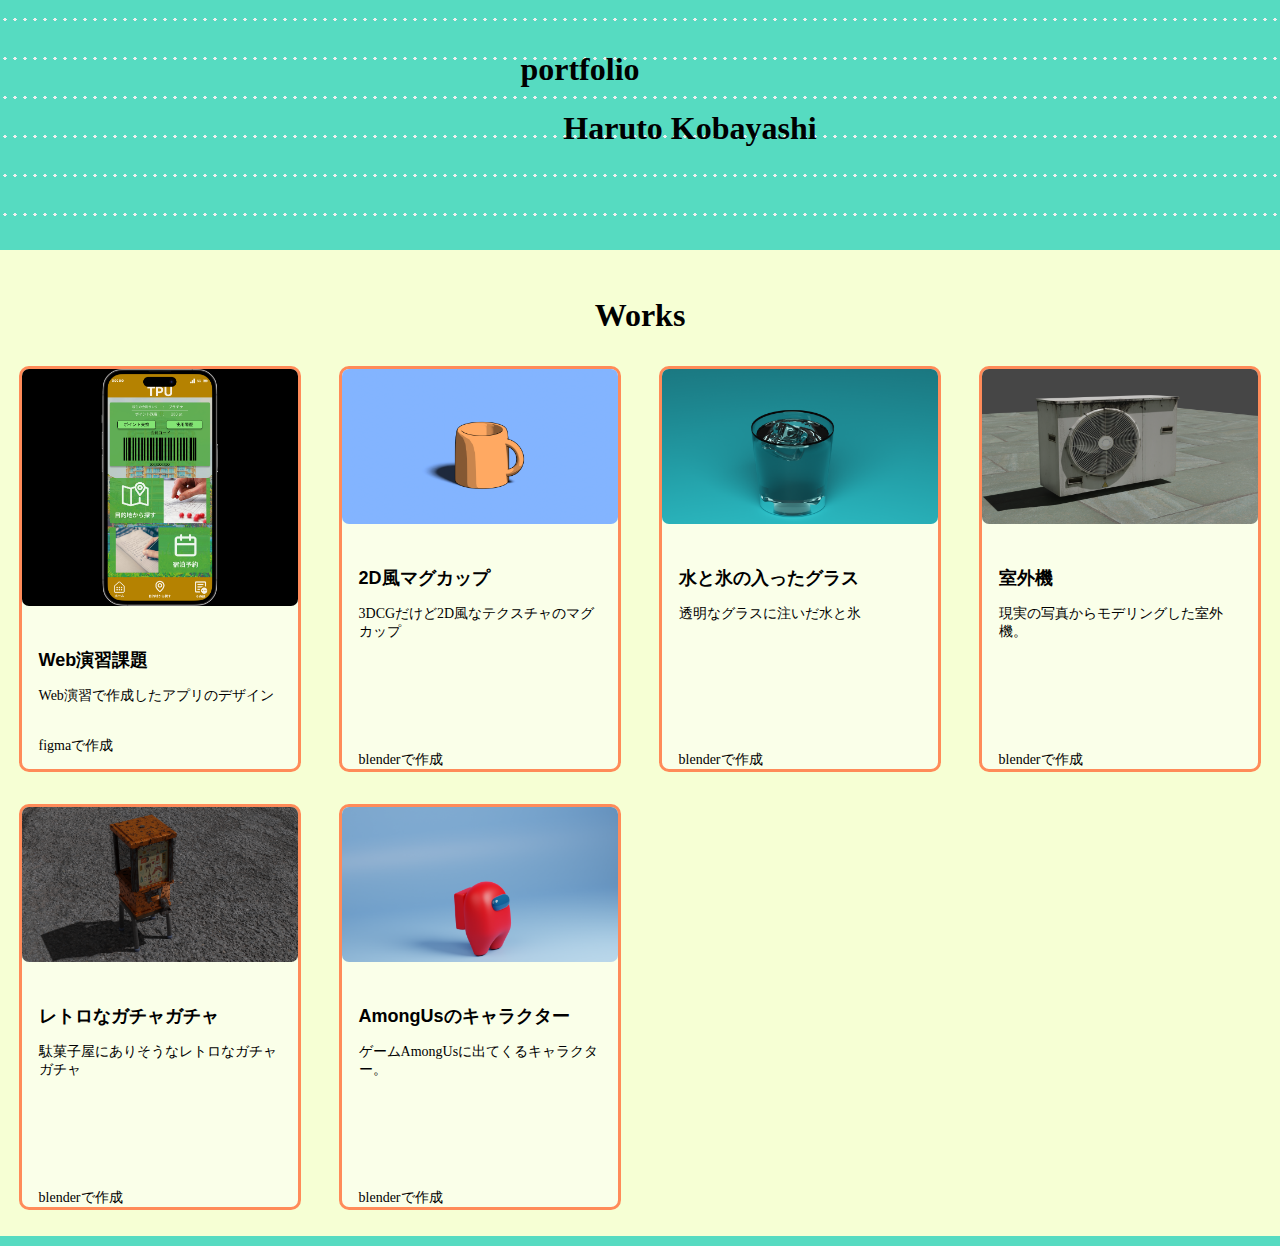
<file: index.html>
<!DOCTYPE html>
<html>
<head>
  <meta charset="UTF-8">
  <title>ポートフォリオ</title>
  <link rel="stylesheet" href="style.css">
</head>
<body>
    <div class="wrap">
  <header>

  </header>

  <section id="about">
    <div class="introduce">
        <h1 class="portfolio">portfolio</h1>
        <h1 class="name">Haruto Kobayashi</h1>
        <!-- <p>東京工芸大学　芸術学部　インタラクション学科</p>
        <p>i2224020 小林遼采</p> -->
    </div>
  </section>

  <section id="projects">
    <h2>Works</h2>
    <div class="project-grid">
      <div class="project">
        <a href="https://www.figma.com/proto/Ke7OjvmhRuoiYu8k7IQnKL/vol5?type=design&node-id=15-1367&t=HXC9H1Xyw8A3plYh-1&scaling=scale-down&page-id=0%3A1&starting-point-node-id=15%3A1367&mode=design">
            <img src="figma.png" alt="Project 1">
        </a>
            <div class="project-description">
                <h3>Web演習課題</h3>
                <p>Web演習で作成したアプリのデザイン</p><br>
                <p>figmaで作成</p>
            </div>
      </div>

      <div class="project">
        <a href="project2.html">
            <img src="cup.png" alt="Project 1">
        </a>
            <div class="project-description">
                <h3>2D風マグカップ</h3>
                <p>3DCGだけど2D風なテクスチャのマグカップ</p>
                <p class="ps">blenderで作成</p>
            </div>
      </div>

      <div class="project">
        <a href="project3.html">
            <img src="water_glass.png" alt="Project 1">
        </a>
            <div class="project-description">
                <h3>水と氷の入ったグラス</h3>
                <p>透明なグラスに注いだ水と氷</p>
                <p class="ps">blenderで作成</p>
            </div>
      </div>

      <div class="project">
        <a href="project4.html">
            <img src="outdoorunit.png" alt="Project 1">
        </a>
            <div class="project-description">
                <h3>室外機</h3>
                <p>現実の写真からモデリングした室外機。</p>
                <p class="ps">blenderで作成</p>
            </div>
      </div>

      <div class="project">
        <a href="project5.html">
            <img src="retorogachapon.png" alt="Project 2">
        </a>
            <div class="project-description">
                <h3>レトロなガチャガチャ</h3>
                <p>駄菓子屋にありそうなレトロなガチャガチャ</p>
                <p class="ps">blenderで作成</p>
            </div>
      </div>

      <div class="project">
        <a href="project6.html">
            <img src="amongus.png" alt="Project 1">
        </a>
            <div class="project-description">
                <h3>AmongUsのキャラクター</h3>
                <p>ゲームAmongUsに出てくるキャラクター。</p>
                <p class="ps">blenderで作成</p>
            </div>
      </div>
      <!-- 追加のプロジェクトをここに追記 -->
    </div>
  </section>

  <footer>
  </footer>
</div>
</body>
</html>
</file>
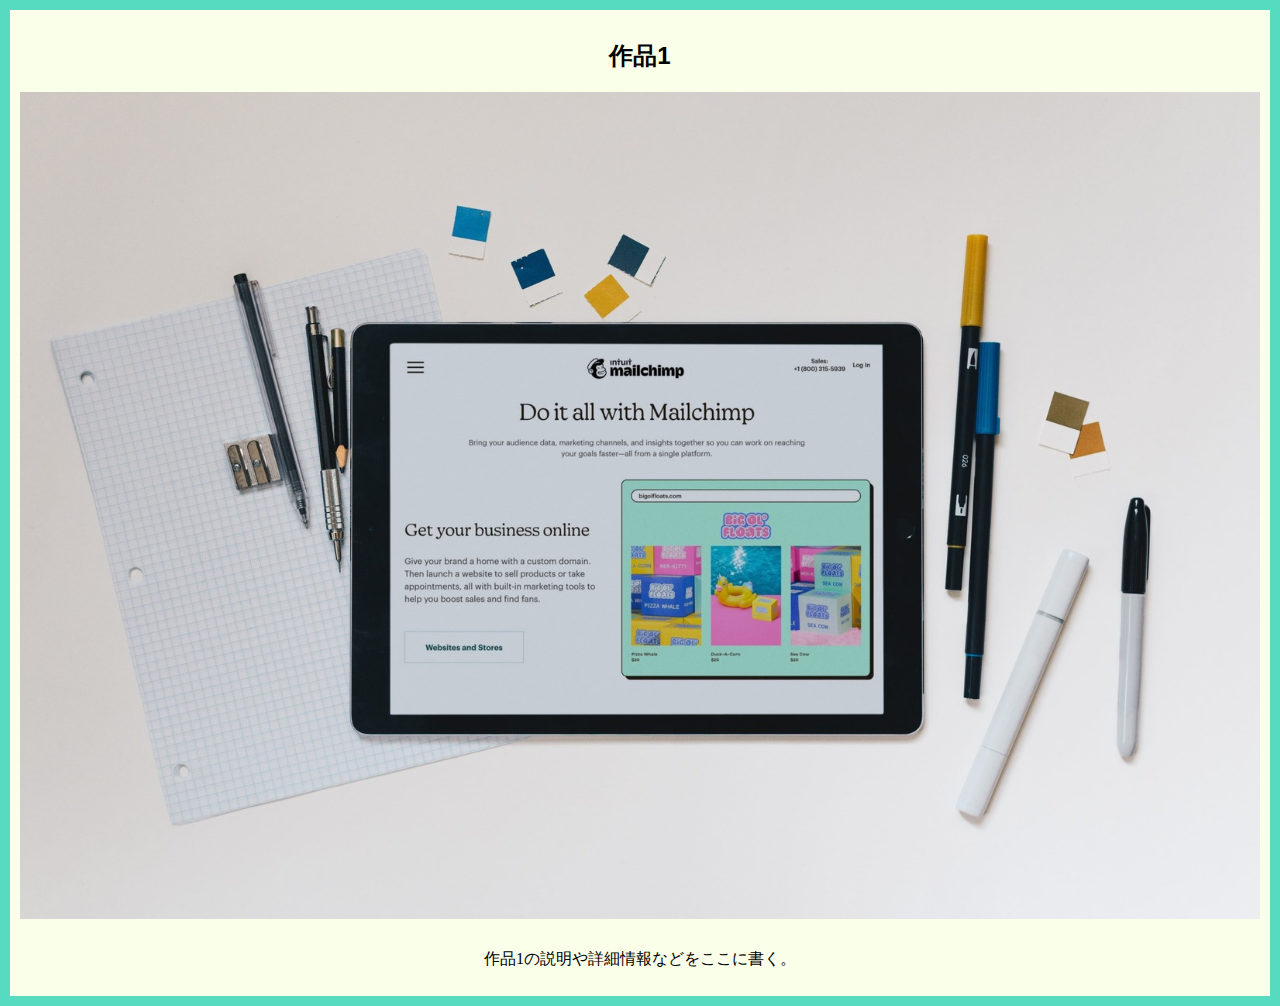
<file: project1.html>
<!DOCTYPE html>
<html>
<head>
  <title>作品紹介</title>
  <link rel="stylesheet" type="text/css" href="project.css">
</head>
<body>

  <section>
    <h2>作品1</h2>
    <div class="artwork">
      <!-- 作品1の画像 -->
      <img src="photo.jpg" alt="作品1">
      <!-- 作品1の説明 -->
      <p>作品1の説明や詳細情報などをここに書く。</p>
    </div>
  </section>

</body>
</html>
</file>
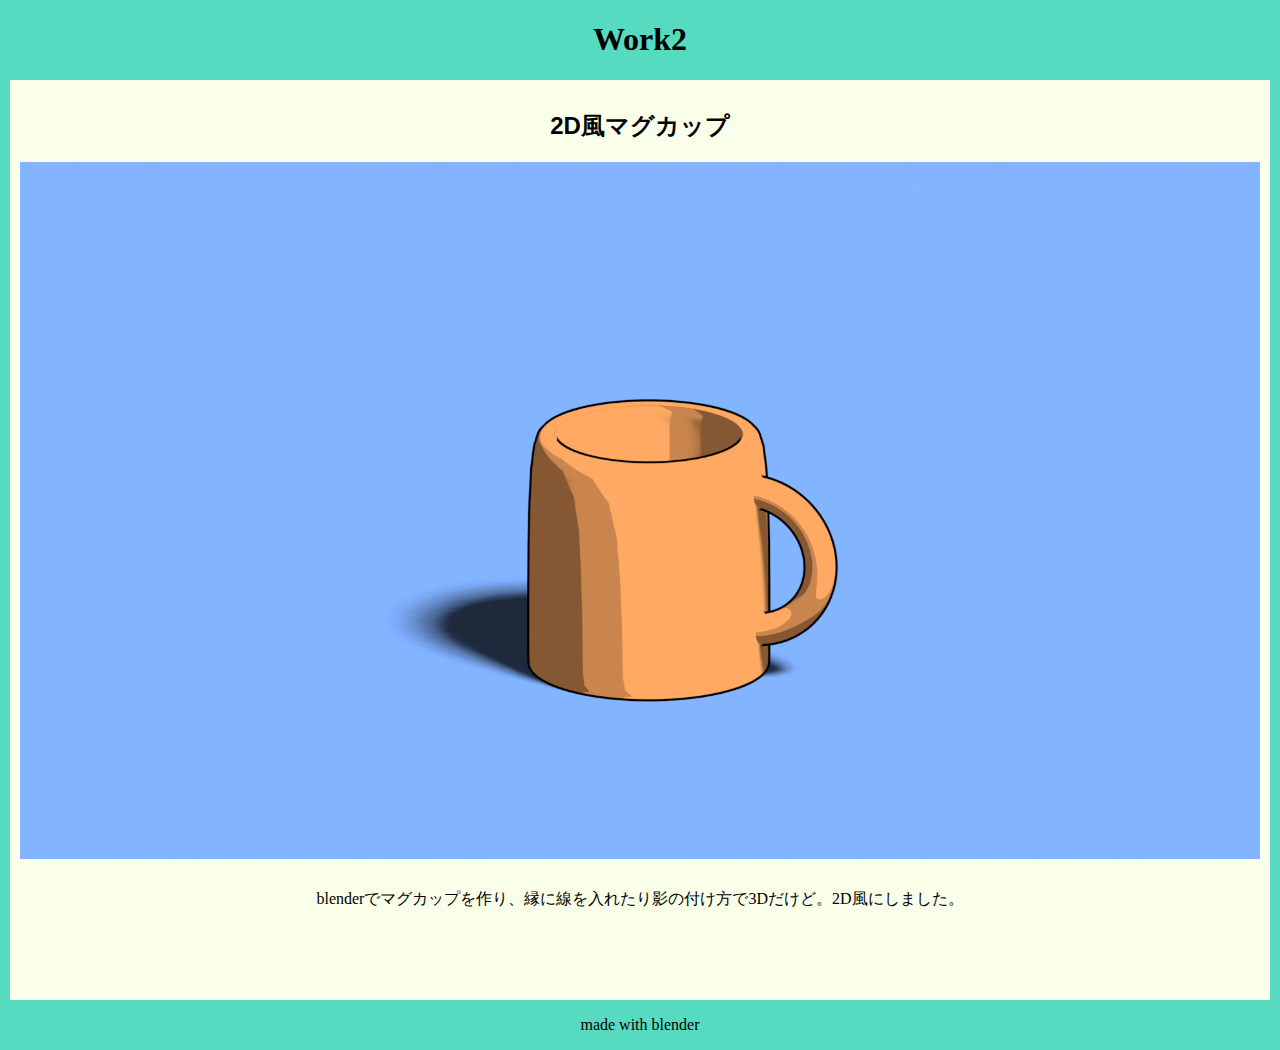
<file: project2.html>
<!DOCTYPE html>
<html>
<head>
  <title>Work2
  </title>
  <link rel="stylesheet" type="text/css" href="project.css">
</head>
<body>
  <header>
    <h1>Work2</h1>
  </header>

  <section>
    <h2>2D風マグカップ</h2>
    <div class="artwork">
      <!-- 作品1の画像 -->
      <img src="cup.png" alt="作品1">
      <!-- 作品1の説明 -->
      <p>blenderでマグカップを作り、縁に線を入れたり影の付け方で3Dだけど。2D風にしました。</p>
    </div>
  </section>

  <footer>
    <p>made with blender</p>
  </footer>
</body>
</html>
</file>
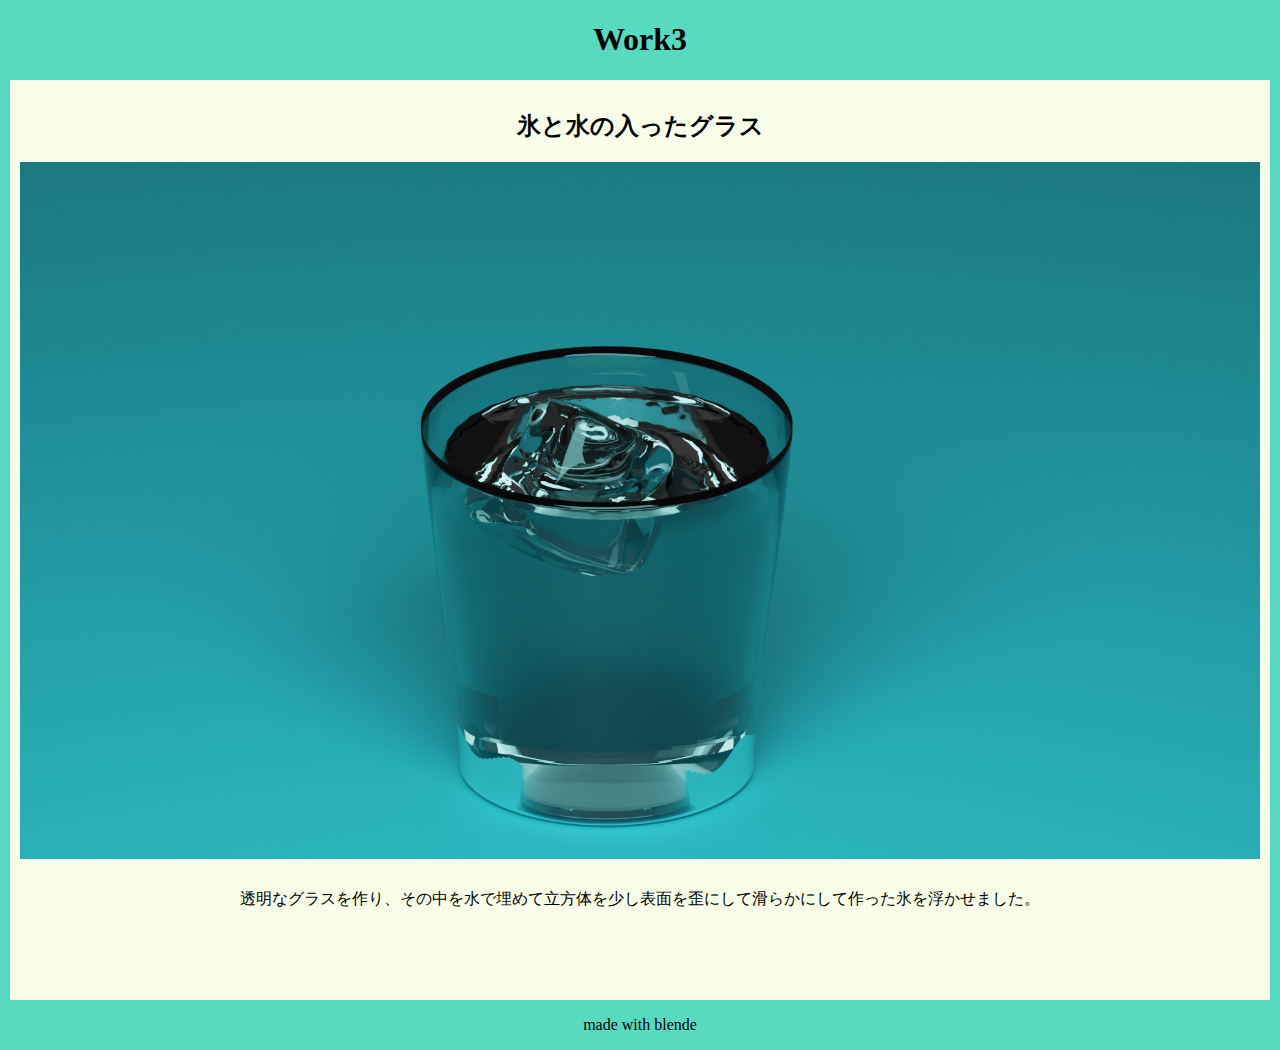
<file: project3.html>
<!DOCTYPE html>
<html>
<head>
  <title>work3</title>
  <link rel="stylesheet" type="text/css" href="project.css">
</head>
<body>
  <header>
    <h1>Work3</h1>
  </header>

  <section>
    <h2>氷と水の入ったグラス</h2>
    <div class="artwork">
      <!-- 作品1の画像 -->
      <img src="water_glass.png" alt="作品1">
      <!-- 作品1の説明 -->
      <p>透明なグラスを作り、その中を水で埋めて立方体を少し表面を歪にして滑らかにして作った氷を浮かせました。</p>
    </div>
  </section>

  <footer>
    <p>made with blende</p>
  </footer>
</body>
</html>
</file>
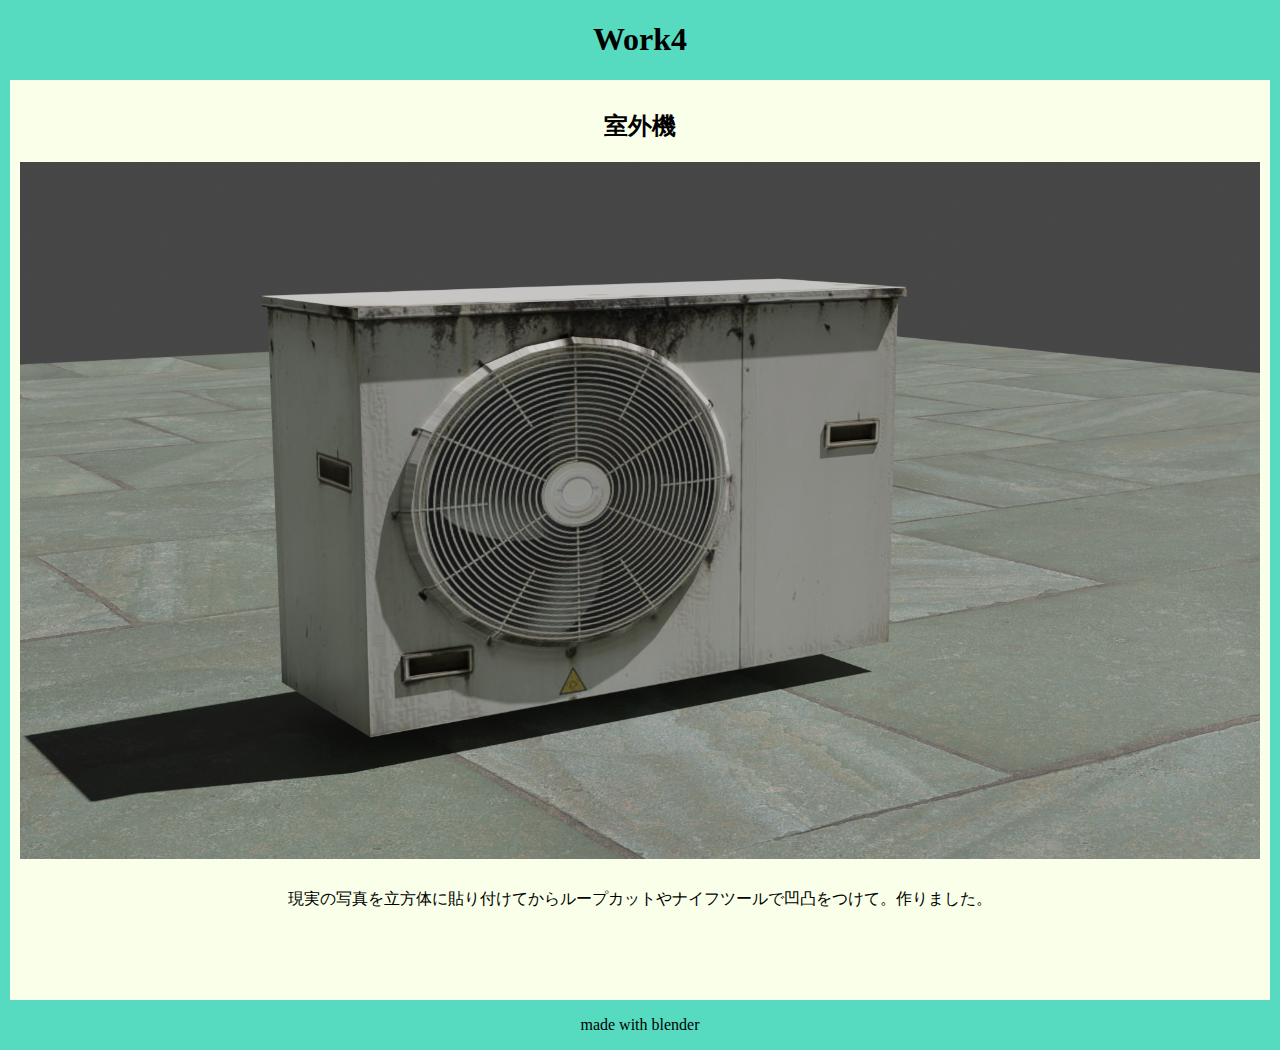
<file: project4.html>
<!DOCTYPE html>
<html>
<head>
  <title>Work4</title>
  <link rel="stylesheet" type="text/css" href="project.css">
</head>
<body>
  <header>
    <h1>Work4</h1>
  </header>

  <section>
    <h2>室外機</h2>
    <div class="artwork">
      <!-- 作品1の画像 -->
      <img src="outdoorunit.png" alt="作品1">
      <!-- 作品1の説明 -->
      <p>現実の写真を立方体に貼り付けてからループカットやナイフツールで凹凸をつけて。作りました。</p>
    </div>
  </section>

  <footer>
    <p>made with blender</p>
  </footer>
</body>
</html>
</file>
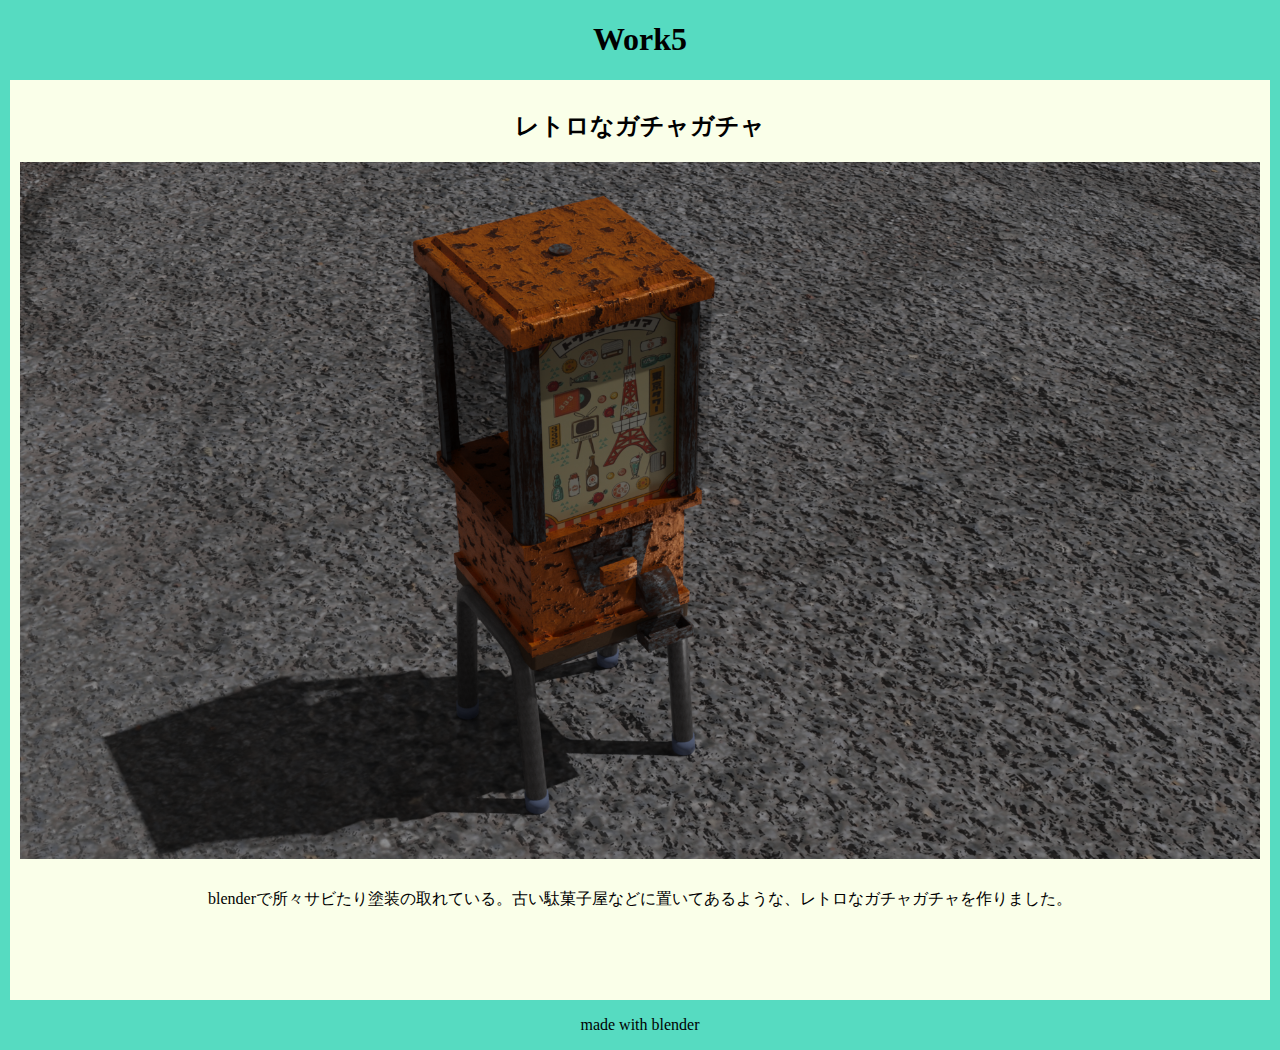
<file: project5.html>
<!DOCTYPE html>
<html>
<head>
  <title>Work5</title>
  <link rel="stylesheet" type="text/css" href="project.css">
</head>
<body>
  <header>
    <h1>Work5</h1>
  </header>

  <section>
    <h2>レトロなガチャガチャ</h2>
    <div class="artwork">
      <!-- 作品1の画像 -->
      <img src="retorogachapon.png" alt="作品1">
      <!-- 作品1の説明 -->
      <p>blenderで所々サビたり塗装の取れている。古い駄菓子屋などに置いてあるような、レトロなガチャガチャを作りました。</p>
    </div>
  </section>

  <footer>
    <p> made with blender </p>
  </footer>
</body>
</html>
</file>
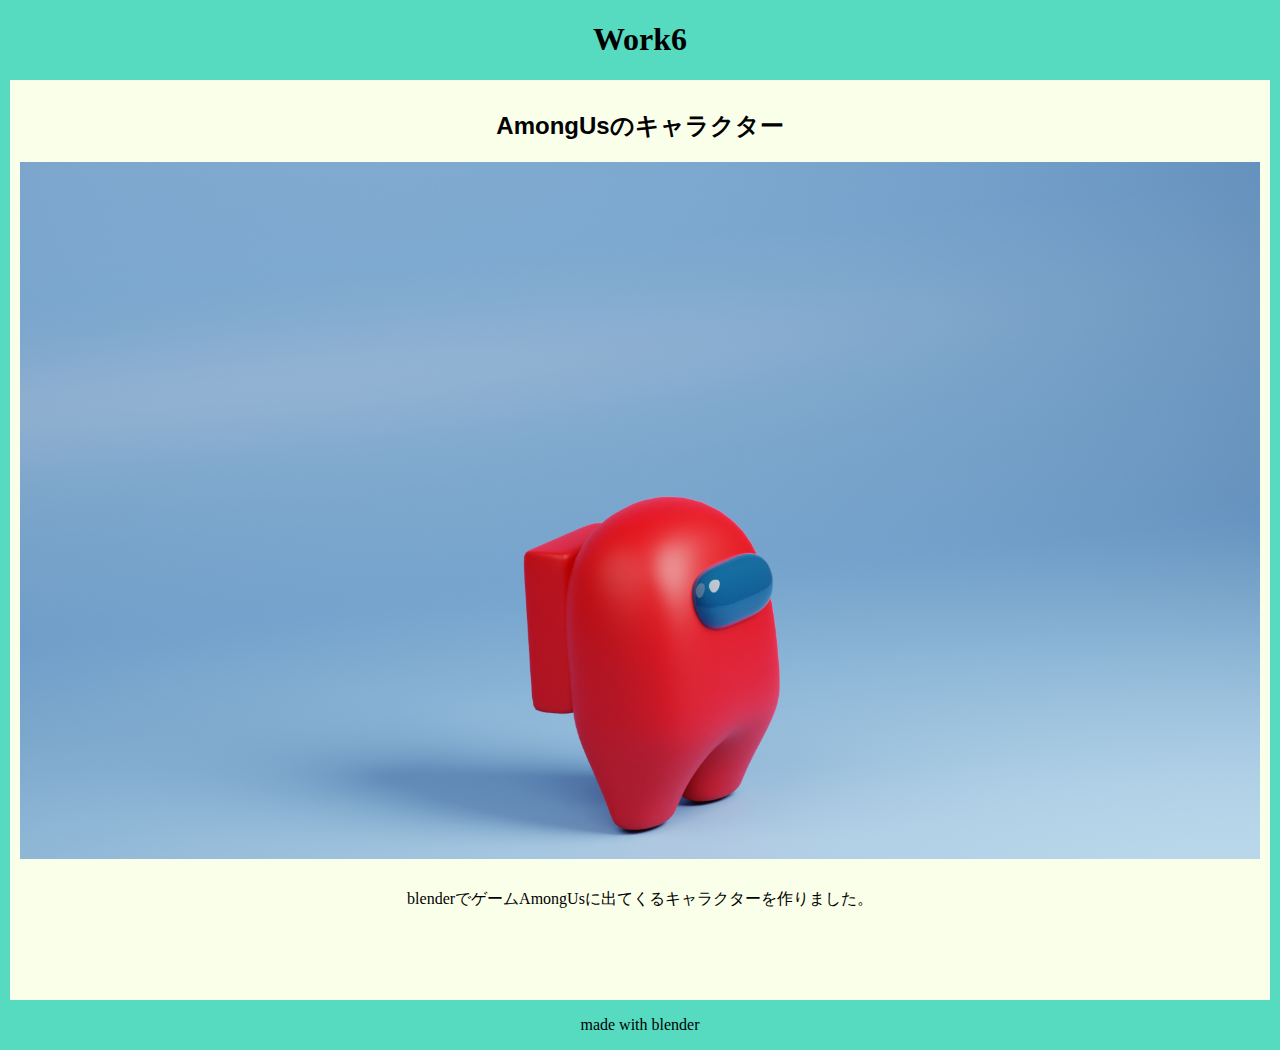
<file: project6.html>
<!DOCTYPE html>
<html>
<head>
  <title>Work6</title>
  <link rel="stylesheet" type="text/css" href="project.css">
</head>
<body>
  <header>
    <h1>Work6</h1>
  </header>

  <section>
    <h2>AmongUsのキャラクター</h2>
    <div class="artwork">
      <!-- 作品1の画像 -->
      <img src="amongus.png" alt="作品1">
      <!-- 作品1の説明 -->
      <p>blenderでゲームAmongUsに出てくるキャラクターを作りました。</p>
    </div>
  </section>

  <footer>
    <p>made with blender</p>
  </footer>
</body>
</html>
</file>
<file: style.css>
body {
    background-color: #56dbc1;
  font-family: Arial, sans-serif;
  margin: 10px;
  padding: 0;

  background-image: radial-gradient(circle, #efefef 8%, transparent 0);   
  background-size: 10px 39px;
}


.wrap {
  min-height: 100vh; 
  display: flex;
  justify-content: center; 
  align-items: center; 
  flex-direction: column; 
  position: relative;
  box-sizing: border-box;
}
/* header {
  background-color: #ff6839;
  padding: 10px;
  min-width: 100%;
} */

section {
  padding: 20px;
}

/* footer {
    width: 100%;
    background-color: #ff6839;
    padding: 10px;
    position: absolute;
    bottom: 0;
} */

.introduce{
    text-align: center
}

.project {
   background-color: #faffe9;
    display: flex;
    margin-bottom: 20px;
    flex-direction: column;
    flex-basis: 29.33%;
    margin: 2% 3% 2% 3%;
    border:3px #ff8b59 solid;
    display: flex;
    position: relative;
    transition: transform 0.3s, box-shadow 0.3s;
    border-radius: 10px;
    min-height: 400px;
  }
  
  .project img {
    object-fit: cover;
    margin-right: 10px;
    width: 100%;
    height: auto;
    object-fit: cover;
    margin-bottom: 10px;
    border-radius: 7px;
  }
  
  .project-description {
    flex: 1;
    margin: 4% 6%;
    line-height: 1.3;
    font-size: 14px;
  }
  
  .project-description h3 {
    font-size: 18px;
    margin-bottom: 10px;
  }
  
  .project-description p {
    font-size: 14px;
    margin-bottom: 0;
  }

  .project-grid {
    display: grid;
    grid-template-columns: repeat(auto-fit, minmax(250px, 1fr));
    grid-gap: 20px;
  }

  #projects {
    background-color: #f6ffd4;
    flex-wrap: wrap;
    min-height: 100vh;
    min-width: 100%;
  }

  .project:hover {
    transform: translateY(-5px);
    box-shadow: 0 8px 16px rgba(0, 0, 0, 0.2);
  }

  .portfolio{
    padding-right: 120px;
  }

  .name{
    padding-left: 100px;
  }

  h1 {
    text-align: center;
    font-family: "ヒラギノ明朝 ProN";
    font-weight: bold;
    font-size: xx-large;
  }

  h2 {
    text-align: center;
    font-family: "ヒラギノ明朝 ProN";
    font-size: xx-large;
  }

  #about{
    height: 200px;
  }

p{
  font-family: YuMincho;
}

.ps{
  position: relative;
  position: absolute;
  bottom: 0;
}
</file>
<file: project.css>
/* 全体のスタイル */
body {
  background-color: #56dbc1;
font-family: Arial, sans-serif;
margin: 10px;
padding: 0;
}
  
footer{
  text-align: center;
}
  /* セクションのスタイル */
  section {
    padding: 10px;
    background-color: #faffe9;
    min-height: 100vh;
  }
  
  /* 作品のスタイル */
  .artwork {
    text-align: center;
  }
  
  .artwork img {
    max-width: 100%;
    height: auto;
    margin-bottom: 10px;
  }

  h2{
    text-align: center;
  }
  
  h1 {
    text-align: center;
    font-family: "ヒラギノ明朝 ProN";
  }

  p{
    font-family: YuMincho;
  }
</file>
